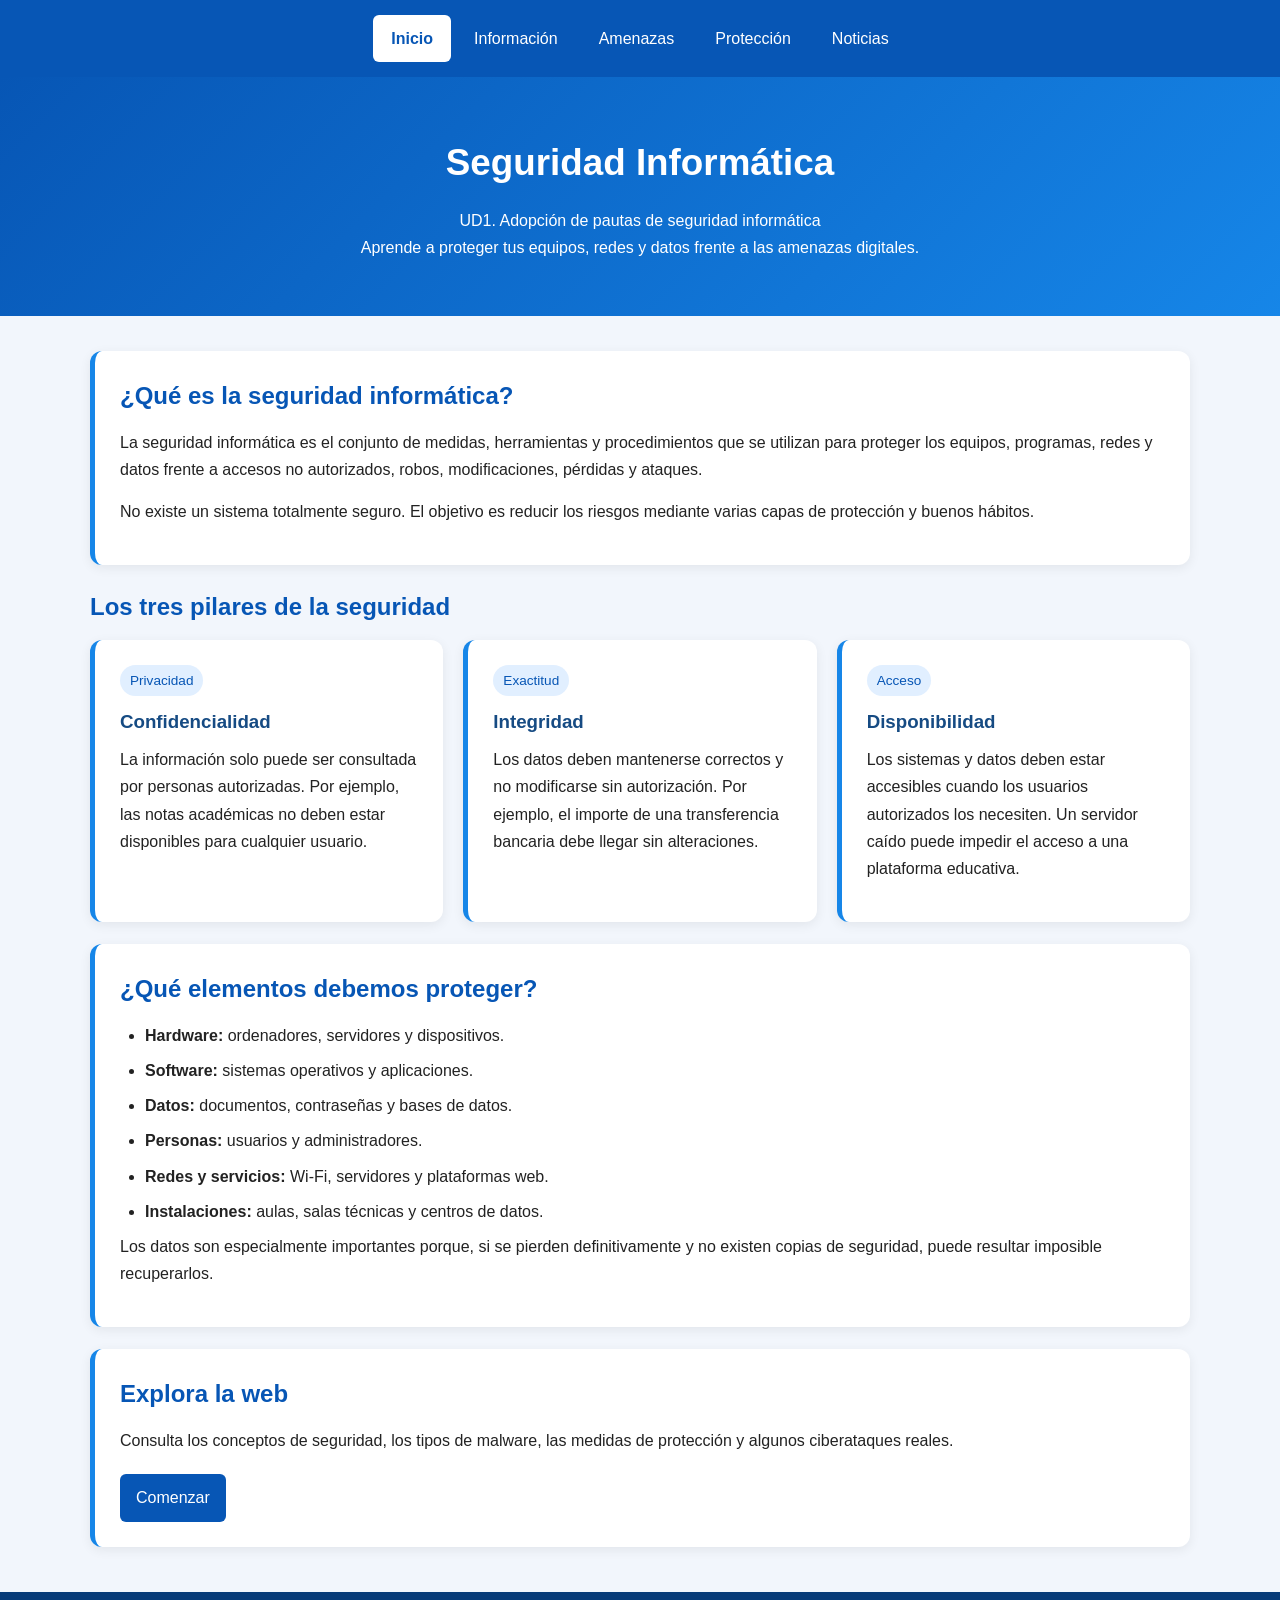
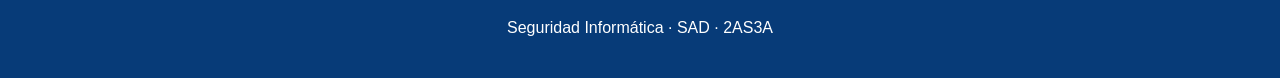
<file: SATweb/index.html>
<!DOCTYPE html>
<html lang="es">
<head>
    <meta charset="UTF-8">
    <meta name="viewport" content="width=device-width, initial-scale=1.0">
    <title>Inicio | Seguridad Informática</title>
    <link rel="stylesheet" href="style.css">
</head>
<body>

<nav class="navbar">
    <a href="index.html" class="activo">Inicio</a>
    <a href="informacion.html">Información</a>
    <a href="amenazas.html">Amenazas</a>
    <a href="proteccion.html">Protección</a>
    <a href="noticias.html">Noticias</a>
</nav>

<header class="hero">
    <h1>Seguridad Informática</h1>
    <p>UD1. Adopción de pautas de seguridad informática</p>
    <p>Aprende a proteger tus equipos, redes y datos frente a las amenazas digitales.</p>
</header>

<main class="contenedor">

    <section class="tarjeta">
        <h2>¿Qué es la seguridad informática?</h2>
        <p>
            La seguridad informática es el conjunto de medidas, herramientas
            y procedimientos que se utilizan para proteger los equipos,
            programas, redes y datos frente a accesos no autorizados,
            robos, modificaciones, pérdidas y ataques.
        </p>
        <p>
            No existe un sistema totalmente seguro. El objetivo es reducir
            los riesgos mediante varias capas de protección y buenos hábitos.
        </p>
    </section>

    <h2>Los tres pilares de la seguridad</h2>

    <div class="grid">
        <article class="tarjeta">
            <span class="etiqueta">Privacidad</span>
            <h3>Confidencialidad</h3>
            <p>
                La información solo puede ser consultada por personas
                autorizadas. Por ejemplo, las notas académicas no deben
                estar disponibles para cualquier usuario.
            </p>
        </article>

        <article class="tarjeta">
            <span class="etiqueta">Exactitud</span>
            <h3>Integridad</h3>
            <p>
                Los datos deben mantenerse correctos y no modificarse
                sin autorización. Por ejemplo, el importe de una transferencia
                bancaria debe llegar sin alteraciones.
            </p>
        </article>

        <article class="tarjeta">
            <span class="etiqueta">Acceso</span>
            <h3>Disponibilidad</h3>
            <p>
                Los sistemas y datos deben estar accesibles cuando los
                usuarios autorizados los necesiten. Un servidor caído
                puede impedir el acceso a una plataforma educativa.
            </p>
        </article>
    </div>

    <section class="tarjeta">
        <h2>¿Qué elementos debemos proteger?</h2>
        <ul>
            <li><strong>Hardware:</strong> ordenadores, servidores y dispositivos.</li>
            <li><strong>Software:</strong> sistemas operativos y aplicaciones.</li>
            <li><strong>Datos:</strong> documentos, contraseñas y bases de datos.</li>
            <li><strong>Personas:</strong> usuarios y administradores.</li>
            <li><strong>Redes y servicios:</strong> Wi-Fi, servidores y plataformas web.</li>
            <li><strong>Instalaciones:</strong> aulas, salas técnicas y centros de datos.</li>
        </ul>
        <p>
            Los datos son especialmente importantes porque, si se pierden
            definitivamente y no existen copias de seguridad, puede resultar
            imposible recuperarlos.
        </p>
    </section>

    <section class="tarjeta">
        <h2>Explora la web</h2>
        <p>Consulta los conceptos de seguridad, los tipos de malware, las medidas de protección y algunos ciberataques reales.</p>
        <a class="boton" href="informacion.html">Comenzar</a>
    </section>

</main>

<footer>
    <p>Seguridad Informática · SAD · 2AS3A</p>
</footer>

</body>
</html>
</file>
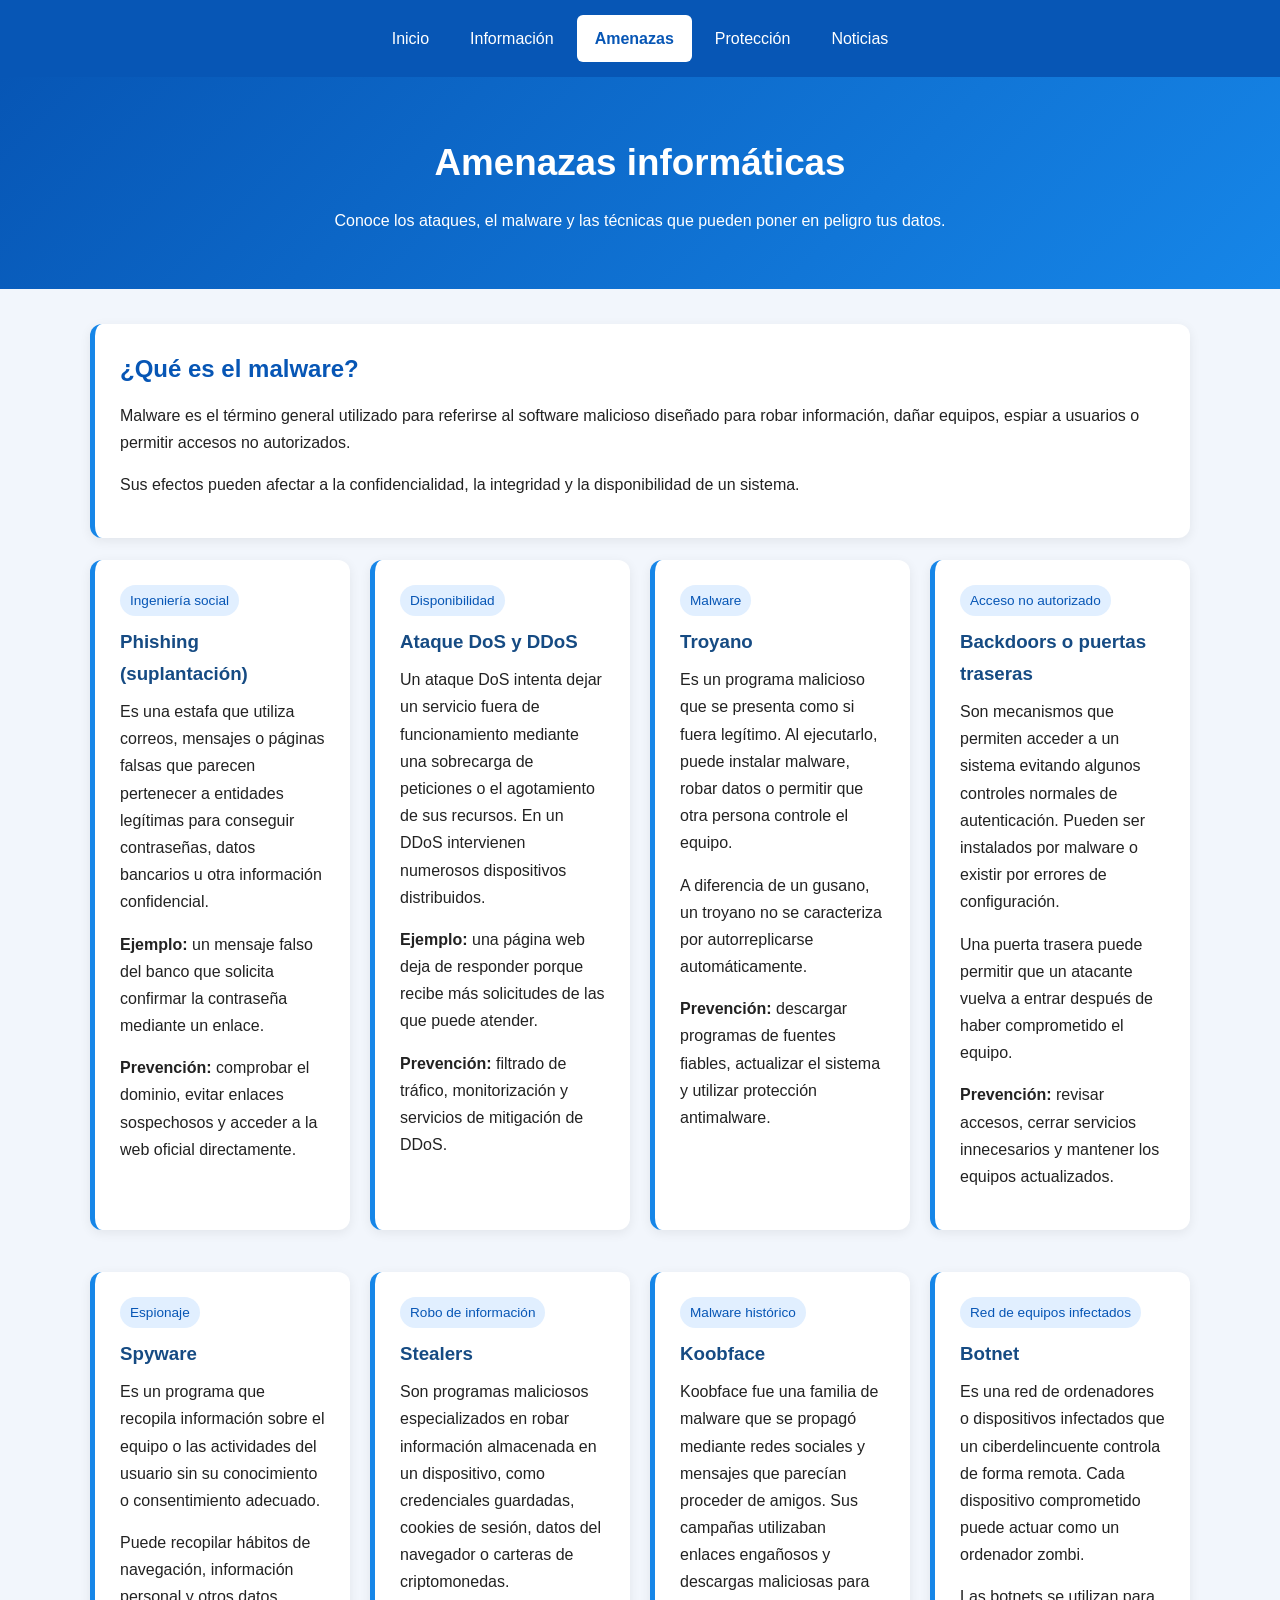
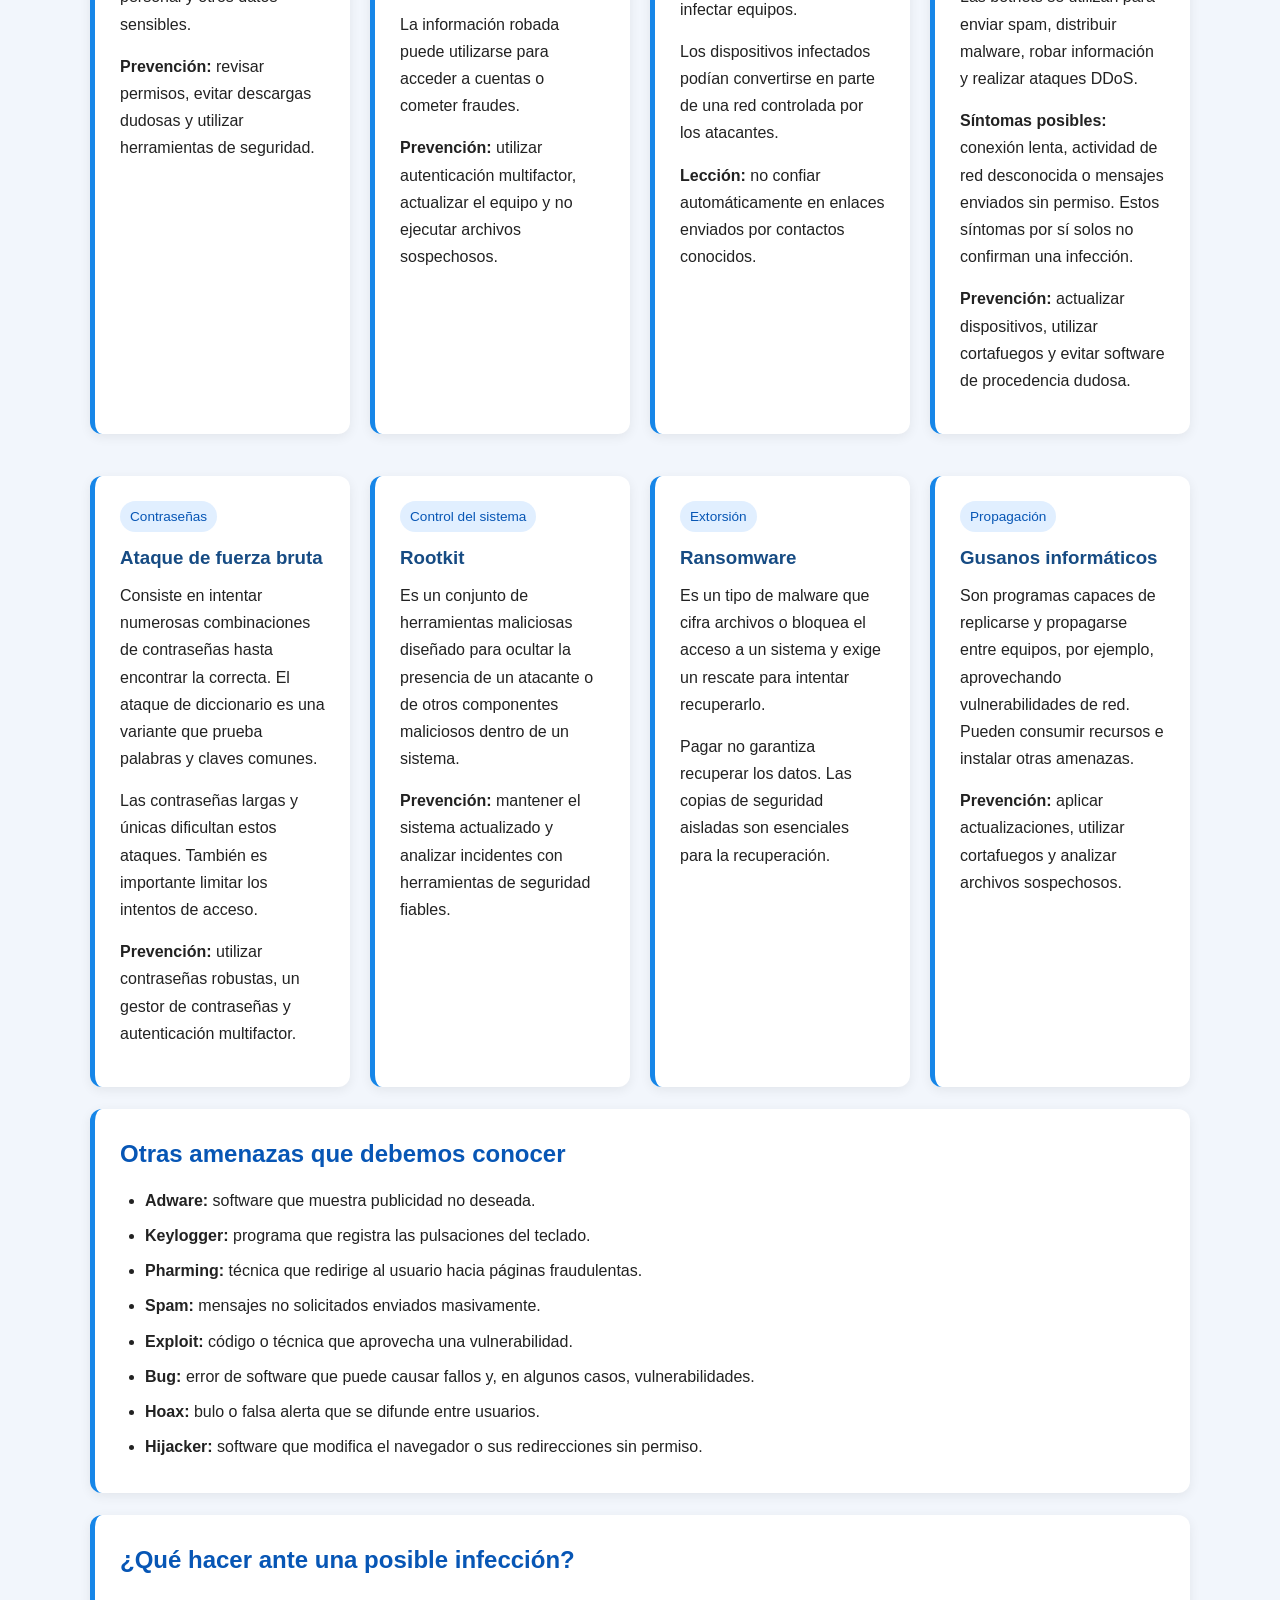
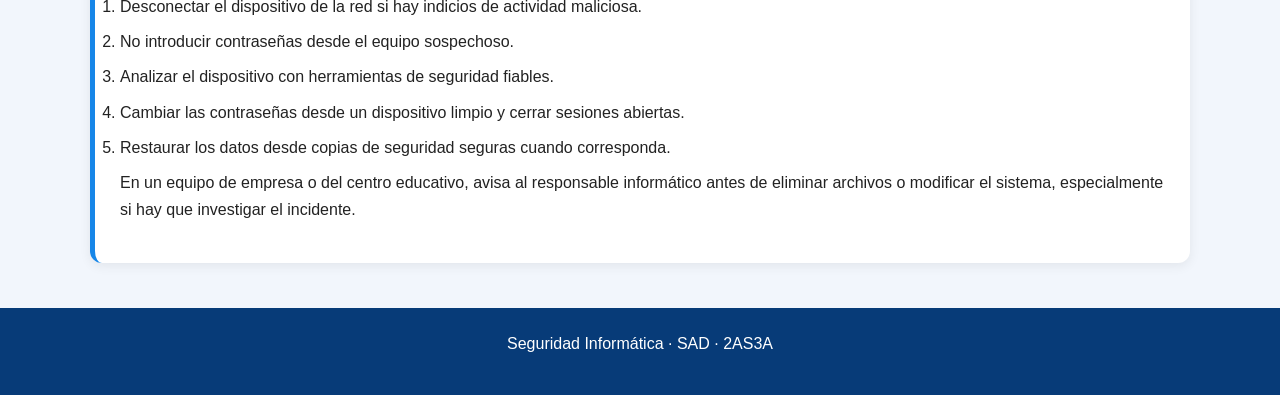
<file: SATweb/amenazas.html>
<!DOCTYPE html>
<html lang="es">
<head>
    <meta charset="UTF-8">
    <meta name="viewport" content="width=device-width, initial-scale=1.0">
    <title>Amenazas | Seguridad Informática</title>
    <link rel="stylesheet" href="style.css">
</head>
<body>

<nav class="navbar">
    <a href="index.html">Inicio</a>
    <a href="informacion.html">Información</a>
    <a href="amenazas.html" class="activo">Amenazas</a>
    <a href="proteccion.html">Protección</a>
    <a href="noticias.html">Noticias</a>
</nav>

<header class="hero">
    <h1>Amenazas informáticas</h1>
    <p>Conoce los ataques, el malware y las técnicas que pueden poner en peligro tus datos.</p>
</header>

<main class="contenedor">

    <section class="tarjeta">
        <h2>¿Qué es el malware?</h2>
        <p>
            Malware es el término general utilizado para referirse al software
            malicioso diseñado para robar información, dañar equipos, espiar
            a usuarios o permitir accesos no autorizados.
        </p>
        <p>
            Sus efectos pueden afectar a la confidencialidad, la integridad
            y la disponibilidad de un sistema.
        </p>
    </section>

    <div class="grid">

        <article class="tarjeta">
            <span class="etiqueta">Ingeniería social</span>
            <h3>Phishing (suplantación)</h3>
            <p>
                Es una estafa que utiliza correos, mensajes o páginas falsas
                que parecen pertenecer a entidades legítimas para conseguir
                contraseñas, datos bancarios u otra información confidencial.
            </p>
            <p>
                <strong>Ejemplo:</strong> un mensaje falso del banco que solicita
                confirmar la contraseña mediante un enlace.
            </p>
            <p><strong>Prevención:</strong> comprobar el dominio, evitar enlaces sospechosos y acceder a la web oficial directamente.</p>
        </article>

        <article class="tarjeta">
            <span class="etiqueta">Disponibilidad</span>
            <h3>Ataque DoS y DDoS</h3>
            <p>
                Un ataque DoS intenta dejar un servicio fuera de funcionamiento
                mediante una sobrecarga de peticiones o el agotamiento de sus
                recursos. En un DDoS intervienen numerosos dispositivos
                distribuidos.
            </p>
            <p>
                <strong>Ejemplo:</strong> una página web deja de responder
                porque recibe más solicitudes de las que puede atender.
            </p>
            <p><strong>Prevención:</strong> filtrado de tráfico, monitorización y servicios de mitigación de DDoS.</p>
        </article>

        <article class="tarjeta">
            <span class="etiqueta">Malware</span>
            <h3>Troyano</h3>
            <p>
                Es un programa malicioso que se presenta como si fuera legítimo.
                Al ejecutarlo, puede instalar malware, robar datos o permitir
                que otra persona controle el equipo.
            </p>
            <p>
                A diferencia de un gusano, un troyano no se caracteriza por
                autorreplicarse automáticamente.
            </p>
            <p><strong>Prevención:</strong> descargar programas de fuentes fiables, actualizar el sistema y utilizar protección antimalware.</p>
        </article>

        <article class="tarjeta">
            <span class="etiqueta">Acceso no autorizado</span>
            <h3>Backdoors o puertas traseras</h3>
            <p>
                Son mecanismos que permiten acceder a un sistema evitando
                algunos controles normales de autenticación. Pueden ser
                instalados por malware o existir por errores de configuración.
            </p>
            <p>
                Una puerta trasera puede permitir que un atacante vuelva
                a entrar después de haber comprometido el equipo.
            </p>
            <p><strong>Prevención:</strong> revisar accesos, cerrar servicios innecesarios y mantener los equipos actualizados.</p>
        </article>

        <article class="tarjeta">
            <span class="etiqueta">Espionaje</span>
            <h3>Spyware</h3>
            <p>
                Es un programa que recopila información sobre el equipo o
                las actividades del usuario sin su conocimiento o
                consentimiento adecuado.
            </p>
            <p>
                Puede recopilar hábitos de navegación, información personal
                y otros datos sensibles.
            </p>
            <p><strong>Prevención:</strong> revisar permisos, evitar descargas dudosas y utilizar herramientas de seguridad.</p>
        </article>

        <article class="tarjeta">
            <span class="etiqueta">Robo de información</span>
            <h3>Stealers</h3>
            <p>
                Son programas maliciosos especializados en robar información
                almacenada en un dispositivo, como credenciales guardadas,
                cookies de sesión, datos del navegador o carteras de
                criptomonedas.
            </p>
            <p>
                La información robada puede utilizarse para acceder a cuentas
                o cometer fraudes.
            </p>
            <p><strong>Prevención:</strong> utilizar autenticación multifactor, actualizar el equipo y no ejecutar archivos sospechosos.</p>
        </article>

        <article class="tarjeta">
            <span class="etiqueta">Malware histórico</span>
            <h3>Koobface</h3>
            <p>
                Koobface fue una familia de malware que se propagó mediante
                redes sociales y mensajes que parecían proceder de amigos.
                Sus campañas utilizaban enlaces engañosos y descargas
                maliciosas para infectar equipos.
            </p>
            <p>
                Los dispositivos infectados podían convertirse en parte
                de una red controlada por los atacantes.
            </p>
            <p><strong>Lección:</strong> no confiar automáticamente en enlaces enviados por contactos conocidos.</p>
        </article>

        <article class="tarjeta">
            <span class="etiqueta">Red de equipos infectados</span>
            <h3>Botnet</h3>
            <p>
                Es una red de ordenadores o dispositivos infectados que
                un ciberdelincuente controla de forma remota. Cada dispositivo
                comprometido puede actuar como un ordenador zombi.
            </p>
            <p>
                Las botnets se utilizan para enviar spam, distribuir malware,
                robar información y realizar ataques DDoS.
            </p>
            <p>
                <strong>Síntomas posibles:</strong> conexión lenta, actividad
                de red desconocida o mensajes enviados sin permiso. Estos
                síntomas por sí solos no confirman una infección.
            </p>
            <p><strong>Prevención:</strong> actualizar dispositivos, utilizar cortafuegos y evitar software de procedencia dudosa.</p>
        </article>

        <article class="tarjeta">
            <span class="etiqueta">Contraseñas</span>
            <h3>Ataque de fuerza bruta</h3>
            <p>
                Consiste en intentar numerosas combinaciones de contraseñas
                hasta encontrar la correcta. El ataque de diccionario es
                una variante que prueba palabras y claves comunes.
            </p>
            <p>
                Las contraseñas largas y únicas dificultan estos ataques.
                También es importante limitar los intentos de acceso.
            </p>
            <p><strong>Prevención:</strong> utilizar contraseñas robustas, un gestor de contraseñas y autenticación multifactor.</p>
        </article>

        <article class="tarjeta">
            <span class="etiqueta">Control del sistema</span>
            <h3>Rootkit</h3>
            <p>
                Es un conjunto de herramientas maliciosas diseñado para
                ocultar la presencia de un atacante o de otros componentes
                maliciosos dentro de un sistema.
            </p>
            <p><strong>Prevención:</strong> mantener el sistema actualizado y analizar incidentes con herramientas de seguridad fiables.</p>
        </article>

        <article class="tarjeta">
            <span class="etiqueta">Extorsión</span>
            <h3>Ransomware</h3>
            <p>
                Es un tipo de malware que cifra archivos o bloquea el acceso
                a un sistema y exige un rescate para intentar recuperarlo.
            </p>
            <p>
                Pagar no garantiza recuperar los datos. Las copias de
                seguridad aisladas son esenciales para la recuperación.
            </p>
        </article>

        <article class="tarjeta">
            <span class="etiqueta">Propagación</span>
            <h3>Gusanos informáticos</h3>
            <p>
                Son programas capaces de replicarse y propagarse entre
                equipos, por ejemplo, aprovechando vulnerabilidades de red.
                Pueden consumir recursos e instalar otras amenazas.
            </p>
            <p><strong>Prevención:</strong> aplicar actualizaciones, utilizar cortafuegos y analizar archivos sospechosos.</p>
        </article>

    </div>

    <section class="tarjeta">
        <h2>Otras amenazas que debemos conocer</h2>
        <ul>
            <li><strong>Adware:</strong> software que muestra publicidad no deseada.</li>
            <li><strong>Keylogger:</strong> programa que registra las pulsaciones del teclado.</li>
            <li><strong>Pharming:</strong> técnica que redirige al usuario hacia páginas fraudulentas.</li>
            <li><strong>Spam:</strong> mensajes no solicitados enviados masivamente.</li>
            <li><strong>Exploit:</strong> código o técnica que aprovecha una vulnerabilidad.</li>
            <li><strong>Bug:</strong> error de software que puede causar fallos y, en algunos casos, vulnerabilidades.</li>
            <li><strong>Hoax:</strong> bulo o falsa alerta que se difunde entre usuarios.</li>
            <li><strong>Hijacker:</strong> software que modifica el navegador o sus redirecciones sin permiso.</li>
        </ul>
    </section>

    <section class="tarjeta">
        <h2>¿Qué hacer ante una posible infección?</h2>
        <ol>
            <li>Desconectar el dispositivo de la red si hay indicios de actividad maliciosa.</li>
            <li>No introducir contraseñas desde el equipo sospechoso.</li>
            <li>Analizar el dispositivo con herramientas de seguridad fiables.</li>
            <li>Cambiar las contraseñas desde un dispositivo limpio y cerrar sesiones abiertas.</li>
            <li>Restaurar los datos desde copias de seguridad seguras cuando corresponda.</li>
        </ol>
        <p>
            En un equipo de empresa o del centro educativo, avisa al
            responsable informático antes de eliminar archivos o modificar
            el sistema, especialmente si hay que investigar el incidente.
        </p>
    </section>

</main>

<footer>
    <p>Seguridad Informática · SAD · 2AS3A</p>
</footer>

</body>
</html>
</file>
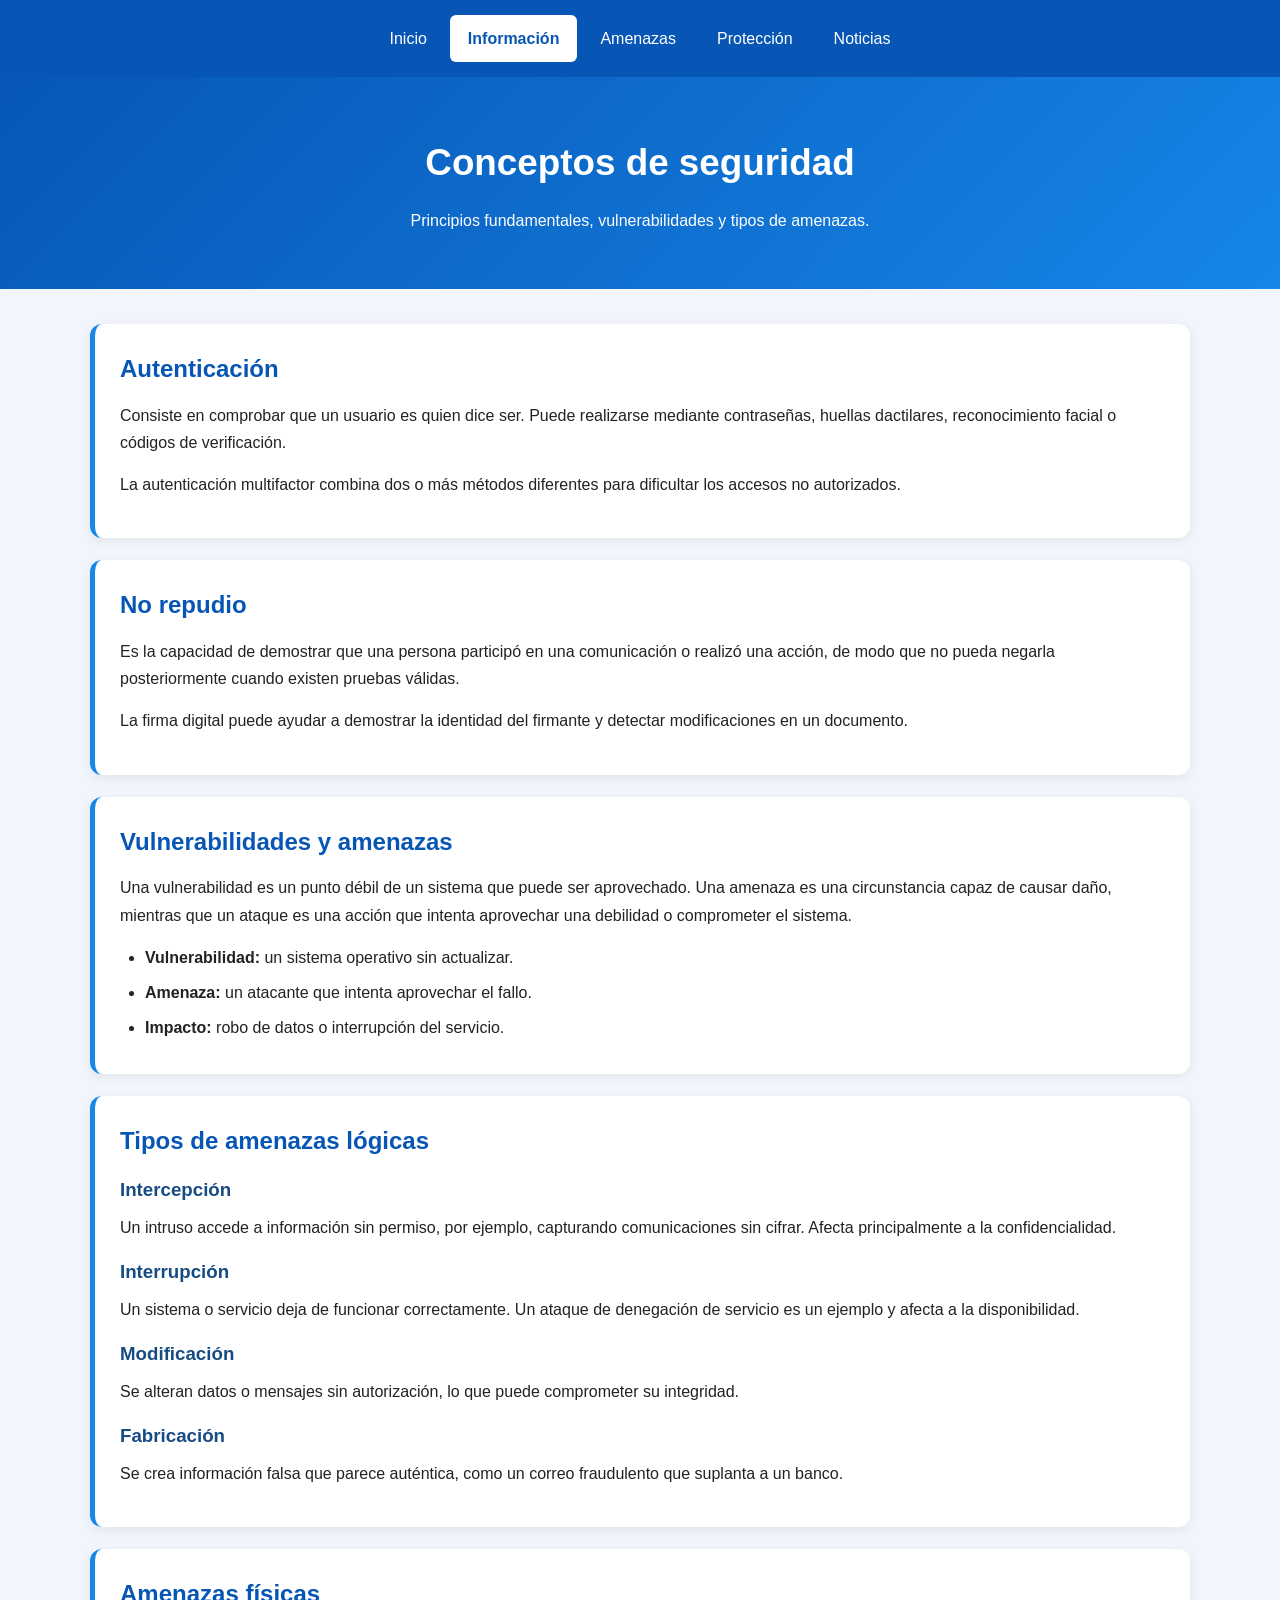
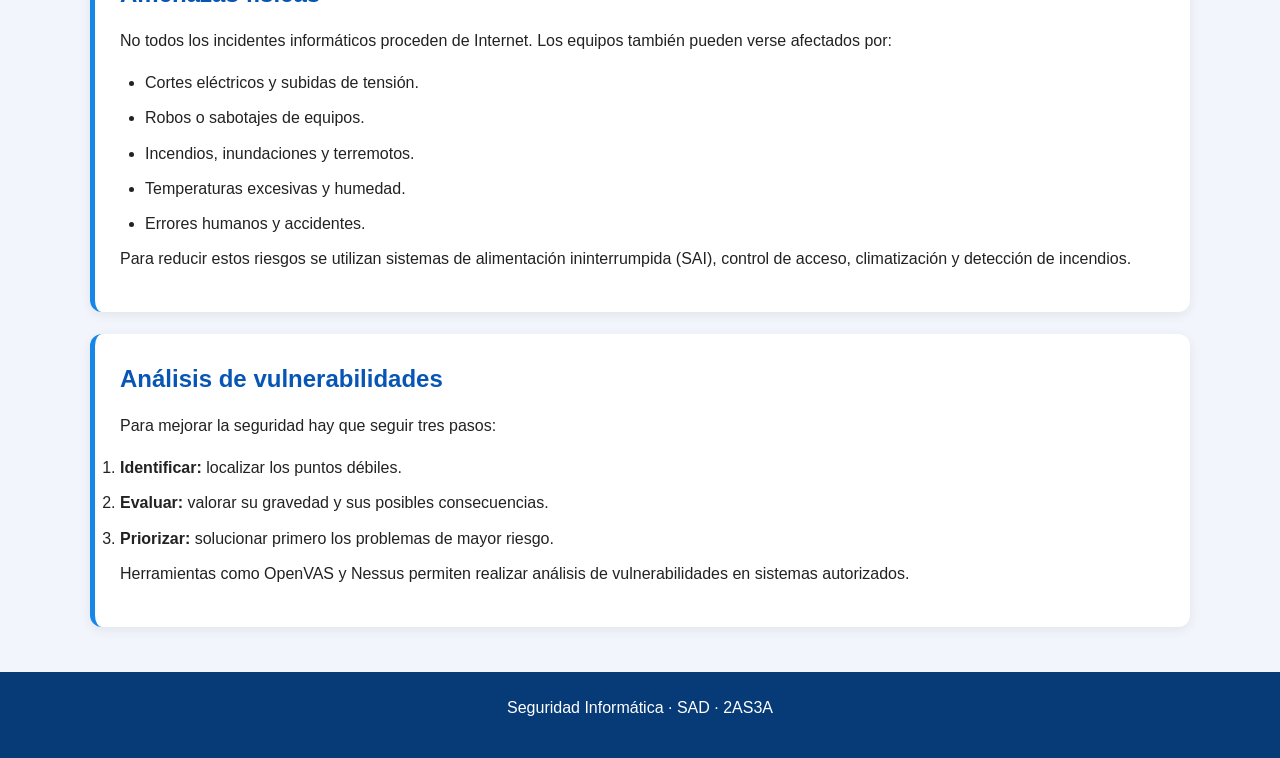
<file: SATweb/informacion.html>
<!DOCTYPE html>
<html lang="es">
<head>
    <meta charset="UTF-8">
    <meta name="viewport" content="width=device-width, initial-scale=1.0">
    <title>Información | Seguridad Informática</title>
    <link rel="stylesheet" href="style.css">
</head>
<body>

<nav class="navbar">
    <a href="index.html">Inicio</a>
    <a href="informacion.html" class="activo">Información</a>
    <a href="amenazas.html">Amenazas</a>
    <a href="proteccion.html">Protección</a>
    <a href="noticias.html">Noticias</a>
</nav>

<header class="hero">
    <h1>Conceptos de seguridad</h1>
    <p>Principios fundamentales, vulnerabilidades y tipos de amenazas.</p>
</header>

<main class="contenedor">

    <section class="tarjeta">
        <h2>Autenticación</h2>
        <p>
            Consiste en comprobar que un usuario es quien dice ser.
            Puede realizarse mediante contraseñas, huellas dactilares,
            reconocimiento facial o códigos de verificación.
        </p>
        <p>
            La autenticación multifactor combina dos o más métodos
            diferentes para dificultar los accesos no autorizados.
        </p>
    </section>

    <section class="tarjeta">
        <h2>No repudio</h2>
        <p>
            Es la capacidad de demostrar que una persona participó en una
            comunicación o realizó una acción, de modo que no pueda negarla
            posteriormente cuando existen pruebas válidas.
        </p>
        <p>
            La firma digital puede ayudar a demostrar la identidad del
            firmante y detectar modificaciones en un documento.
        </p>
    </section>

    <section class="tarjeta">
        <h2>Vulnerabilidades y amenazas</h2>
        <p>
            Una vulnerabilidad es un punto débil de un sistema que puede
            ser aprovechado. Una amenaza es una circunstancia capaz de
            causar daño, mientras que un ataque es una acción que intenta
            aprovechar una debilidad o comprometer el sistema.
        </p>
        <ul>
            <li><strong>Vulnerabilidad:</strong> un sistema operativo sin actualizar.</li>
            <li><strong>Amenaza:</strong> un atacante que intenta aprovechar el fallo.</li>
            <li><strong>Impacto:</strong> robo de datos o interrupción del servicio.</li>
        </ul>
    </section>

    <section class="tarjeta">
        <h2>Tipos de amenazas lógicas</h2>

        <h3>Intercepción</h3>
        <p>
            Un intruso accede a información sin permiso, por ejemplo,
            capturando comunicaciones sin cifrar. Afecta principalmente
            a la confidencialidad.
        </p>

        <h3>Interrupción</h3>
        <p>
            Un sistema o servicio deja de funcionar correctamente.
            Un ataque de denegación de servicio es un ejemplo y afecta
            a la disponibilidad.
        </p>

        <h3>Modificación</h3>
        <p>
            Se alteran datos o mensajes sin autorización, lo que puede
            comprometer su integridad.
        </p>

        <h3>Fabricación</h3>
        <p>
            Se crea información falsa que parece auténtica, como un correo
            fraudulento que suplanta a un banco.
        </p>
    </section>

    <section class="tarjeta">
        <h2>Amenazas físicas</h2>
        <p>
            No todos los incidentes informáticos proceden de Internet.
            Los equipos también pueden verse afectados por:
        </p>
        <ul>
            <li>Cortes eléctricos y subidas de tensión.</li>
            <li>Robos o sabotajes de equipos.</li>
            <li>Incendios, inundaciones y terremotos.</li>
            <li>Temperaturas excesivas y humedad.</li>
            <li>Errores humanos y accidentes.</li>
        </ul>
        <p>
            Para reducir estos riesgos se utilizan sistemas de alimentación
            ininterrumpida (SAI), control de acceso, climatización y detección
            de incendios.
        </p>
    </section>

    <section class="tarjeta">
        <h2>Análisis de vulnerabilidades</h2>
        <p>Para mejorar la seguridad hay que seguir tres pasos:</p>
        <ol>
            <li><strong>Identificar:</strong> localizar los puntos débiles.</li>
            <li><strong>Evaluar:</strong> valorar su gravedad y sus posibles consecuencias.</li>
            <li><strong>Priorizar:</strong> solucionar primero los problemas de mayor riesgo.</li>
        </ol>
        <p>
            Herramientas como OpenVAS y Nessus permiten realizar análisis
            de vulnerabilidades en sistemas autorizados.
        </p>
    </section>

</main>

<footer>
    <p>Seguridad Informática · SAD · 2AS3A</p>
</footer>

</body>
</html>
</file>
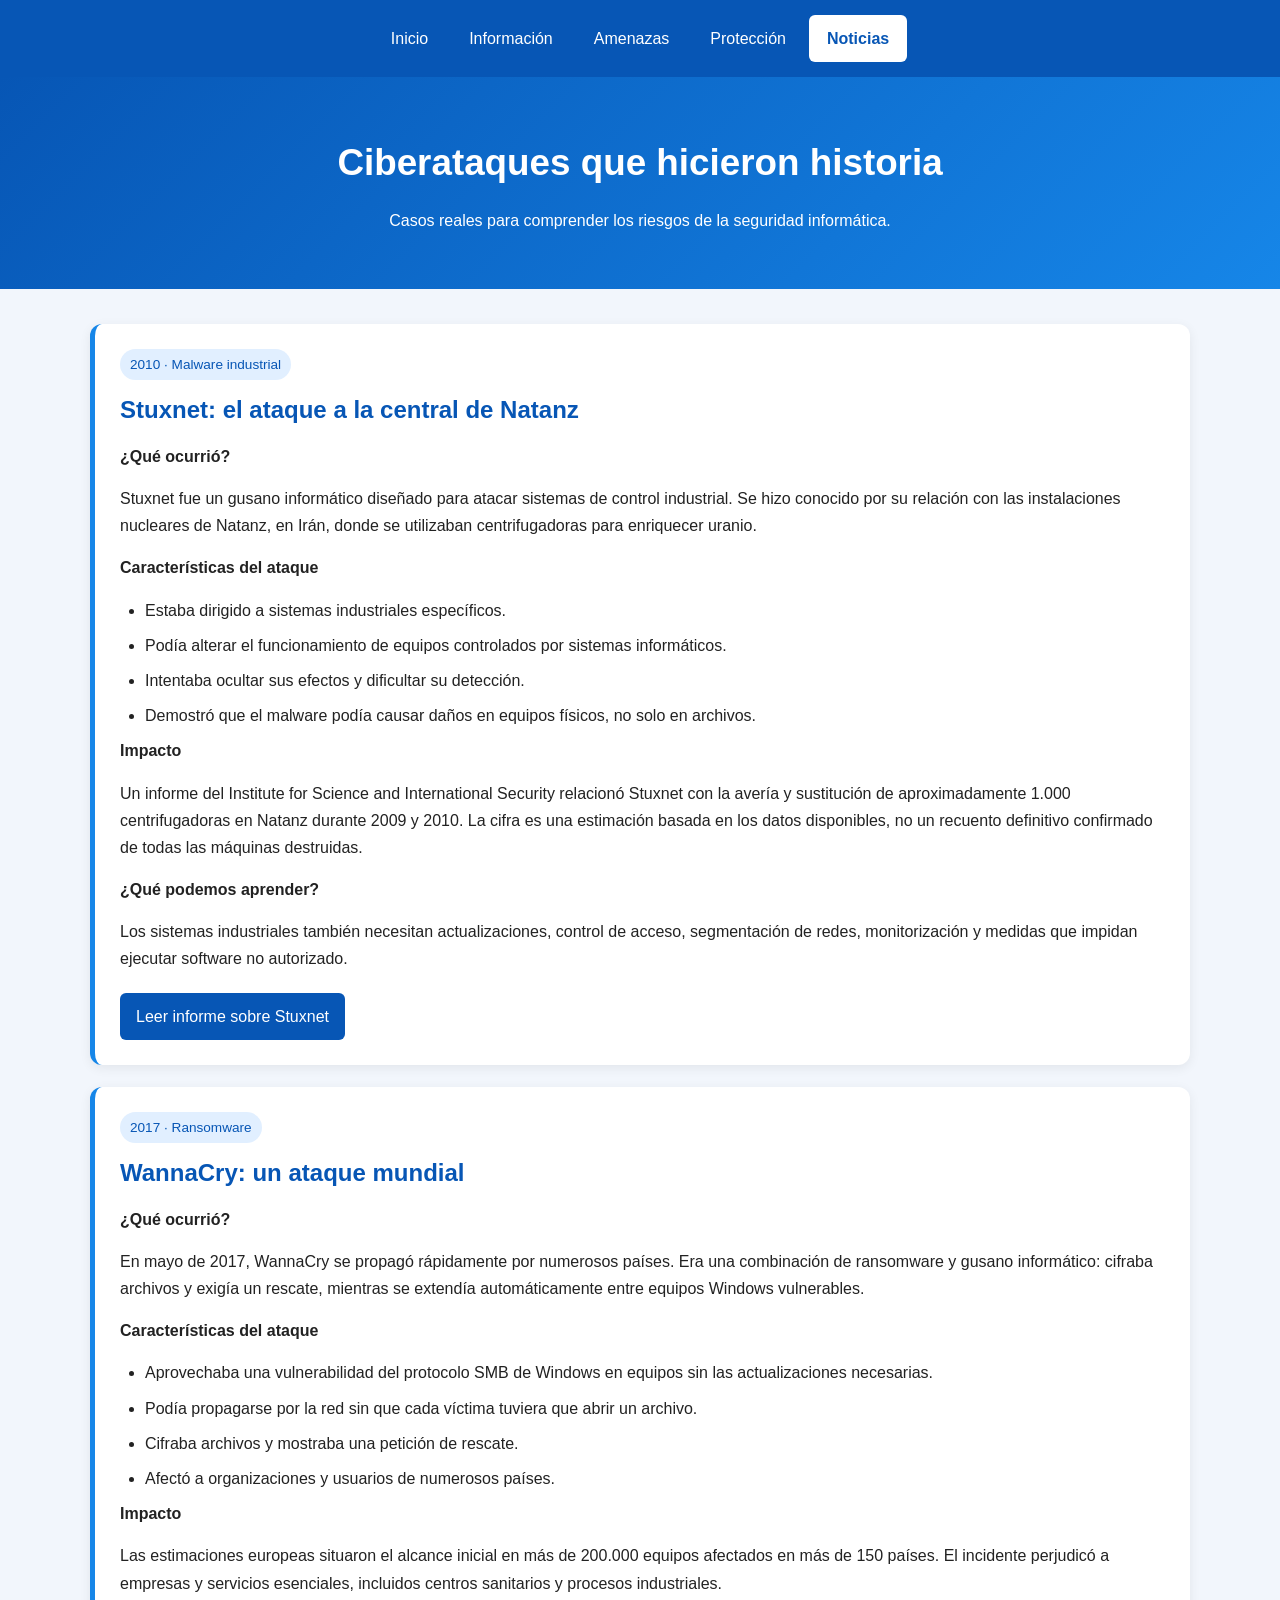
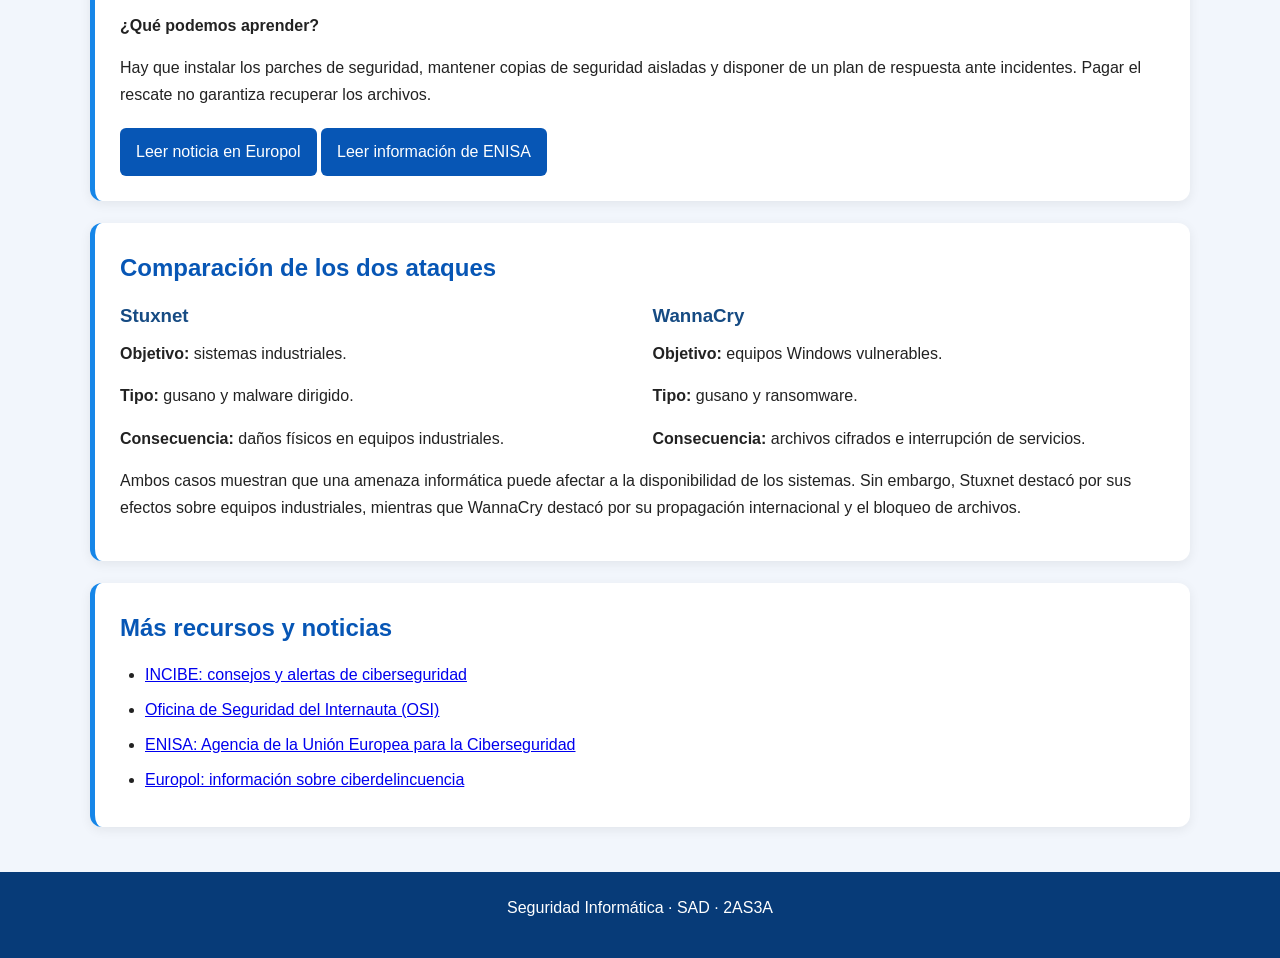
<file: SATweb/noticias.html>
<!DOCTYPE html>
<html lang="es">
<head>
    <meta charset="UTF-8">
    <meta name="viewport" content="width=device-width, initial-scale=1.0">
    <title>Noticias | Seguridad Informática</title>
    <link rel="stylesheet" href="style.css">
</head>
<body>

<nav class="navbar">
    <a href="index.html">Inicio</a>
    <a href="informacion.html">Información</a>
    <a href="amenazas.html">Amenazas</a>
    <a href="proteccion.html">Protección</a>
    <a href="noticias.html" class="activo">Noticias</a>
</nav>

<header class="hero">
    <h1>Ciberataques que hicieron historia</h1>
    <p>Casos reales para comprender los riesgos de la seguridad informática.</p>
</header>

<main class="contenedor">

    <section class="tarjeta">
        <span class="etiqueta">2010 · Malware industrial</span>
        <h2>Stuxnet: el ataque a la central de Natanz</h2>

        <p><strong>¿Qué ocurrió?</strong></p>
        <p>
            Stuxnet fue un gusano informático diseñado para atacar sistemas
            de control industrial. Se hizo conocido por su relación con
            las instalaciones nucleares de Natanz, en Irán, donde se
            utilizaban centrifugadoras para enriquecer uranio.
        </p>

        <p><strong>Características del ataque</strong></p>
        <ul>
            <li>Estaba dirigido a sistemas industriales específicos.</li>
            <li>Podía alterar el funcionamiento de equipos controlados por sistemas informáticos.</li>
            <li>Intentaba ocultar sus efectos y dificultar su detección.</li>
            <li>Demostró que el malware podía causar daños en equipos físicos, no solo en archivos.</li>
        </ul>

        <p><strong>Impacto</strong></p>
        <p>
            Un informe del Institute for Science and International Security
            relacionó Stuxnet con la avería y sustitución de aproximadamente
            1.000 centrifugadoras en Natanz durante 2009 y 2010. La cifra
            es una estimación basada en los datos disponibles, no un recuento
            definitivo confirmado de todas las máquinas destruidas.
        </p>

        <p><strong>¿Qué podemos aprender?</strong></p>
        <p>
            Los sistemas industriales también necesitan actualizaciones,
            control de acceso, segmentación de redes, monitorización y
            medidas que impidan ejecutar software no autorizado.
        </p>

        <a class="boton"
           href="https://isis-online.org/isis-reports/did-stuxnet-take-out-1000-centrifuges-at-the-natanz-enrichment-plant/"
           target="_blank" rel="noopener noreferrer">
            Leer informe sobre Stuxnet
        </a>
    </section>

    <section class="tarjeta">
        <span class="etiqueta">2017 · Ransomware</span>
        <h2>WannaCry: un ataque mundial</h2>

        <p><strong>¿Qué ocurrió?</strong></p>
        <p>
            En mayo de 2017, WannaCry se propagó rápidamente por numerosos
            países. Era una combinación de ransomware y gusano informático:
            cifraba archivos y exigía un rescate, mientras se extendía
            automáticamente entre equipos Windows vulnerables.
        </p>

        <p><strong>Características del ataque</strong></p>
        <ul>
            <li>Aprovechaba una vulnerabilidad del protocolo SMB de Windows en equipos sin las actualizaciones necesarias.</li>
            <li>Podía propagarse por la red sin que cada víctima tuviera que abrir un archivo.</li>
            <li>Cifraba archivos y mostraba una petición de rescate.</li>
            <li>Afectó a organizaciones y usuarios de numerosos países.</li>
        </ul>

        <p><strong>Impacto</strong></p>
        <p>
            Las estimaciones europeas situaron el alcance inicial en más
            de 200.000 equipos afectados en más de 150 países. El incidente
            perjudicó a empresas y servicios esenciales, incluidos centros
            sanitarios y procesos industriales.
        </p>

        <p><strong>¿Qué podemos aprender?</strong></p>
        <p>
            Hay que instalar los parches de seguridad, mantener copias
            de seguridad aisladas y disponer de un plan de respuesta
            ante incidentes. Pagar el rescate no garantiza recuperar
            los archivos.
        </p>

        <a class="boton"
           href="https://www.europol.europa.eu/wannacry-ransomware"
           target="_blank" rel="noopener noreferrer">
            Leer noticia en Europol
        </a>

        <a class="boton"
           href="https://www.enisa.europa.eu/news/enisa-news/wannacry-ransomware-first-ever-case-of-cyber-cooperation-at-eu-level"
           target="_blank" rel="noopener noreferrer">
            Leer información de ENISA
        </a>
    </section>

    <section class="tarjeta">
        <h2>Comparación de los dos ataques</h2>

        <div class="grid">
            <article>
                <h3>Stuxnet</h3>
                <p><strong>Objetivo:</strong> sistemas industriales.</p>
                <p><strong>Tipo:</strong> gusano y malware dirigido.</p>
                <p><strong>Consecuencia:</strong> daños físicos en equipos industriales.</p>
            </article>

            <article>
                <h3>WannaCry</h3>
                <p><strong>Objetivo:</strong> equipos Windows vulnerables.</p>
                <p><strong>Tipo:</strong> gusano y ransomware.</p>
                <p><strong>Consecuencia:</strong> archivos cifrados e interrupción de servicios.</p>
            </article>
        </div>

        <p>
            Ambos casos muestran que una amenaza informática puede afectar
            a la disponibilidad de los sistemas. Sin embargo, Stuxnet destacó
            por sus efectos sobre equipos industriales, mientras que WannaCry
            destacó por su propagación internacional y el bloqueo de archivos.
        </p>
    </section>

    <section class="tarjeta">
        <h2>Más recursos y noticias</h2>
        <ul>
            <li>
                <a href="https://www.incibe.es/ciudadania" target="_blank" rel="noopener noreferrer">
                    INCIBE: consejos y alertas de ciberseguridad
                </a>
            </li>
            <li>
                <a href="https://www.osi.es/" target="_blank" rel="noopener noreferrer">
                    Oficina de Seguridad del Internauta (OSI)
                </a>
            </li>
            <li>
                <a href="https://www.enisa.europa.eu/" target="_blank" rel="noopener noreferrer">
                    ENISA: Agencia de la Unión Europea para la Ciberseguridad
                </a>
            </li>
            <li>
                <a href="https://www.europol.europa.eu/" target="_blank" rel="noopener noreferrer">
                    Europol: información sobre ciberdelincuencia
                </a>
            </li>
        </ul>
    </section>

</main>

<footer>
    <p>Seguridad Informática · SAD · 2AS3A</p>
</footer>

</body>
</html>
</file>
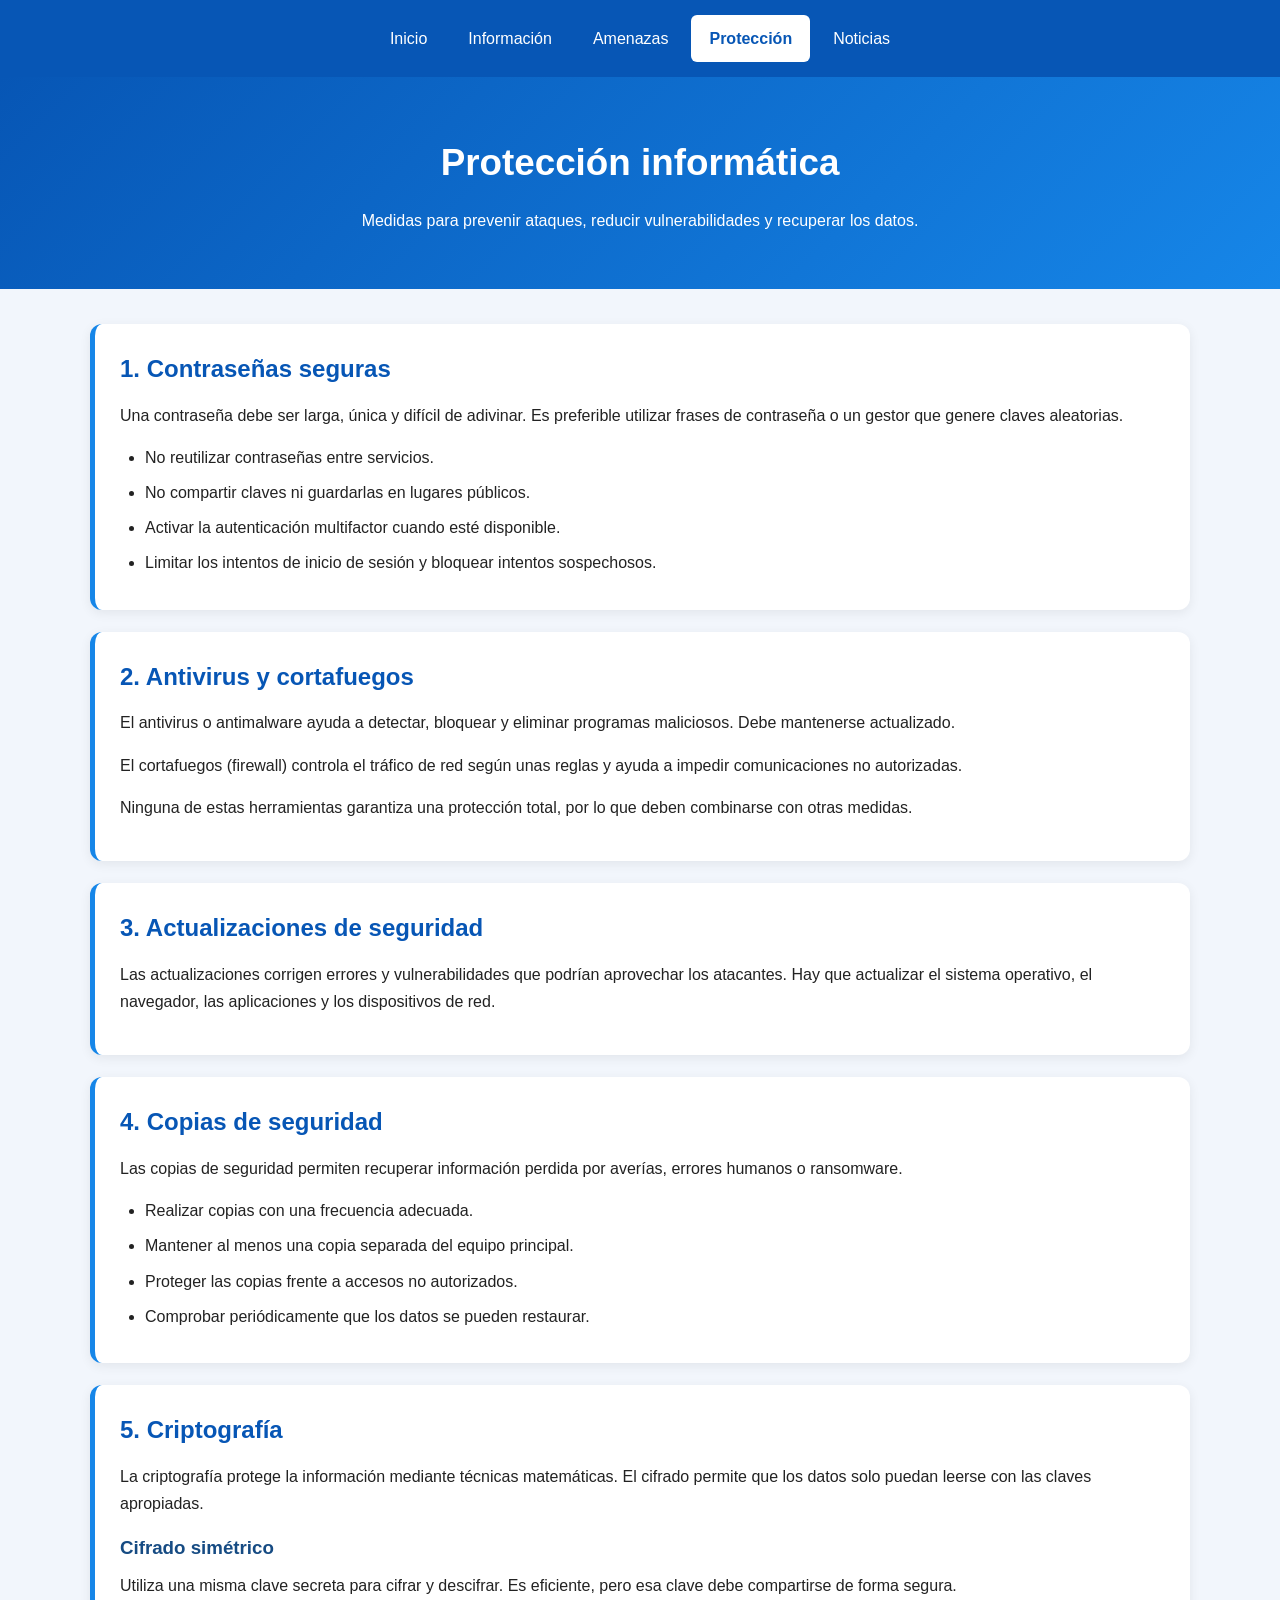
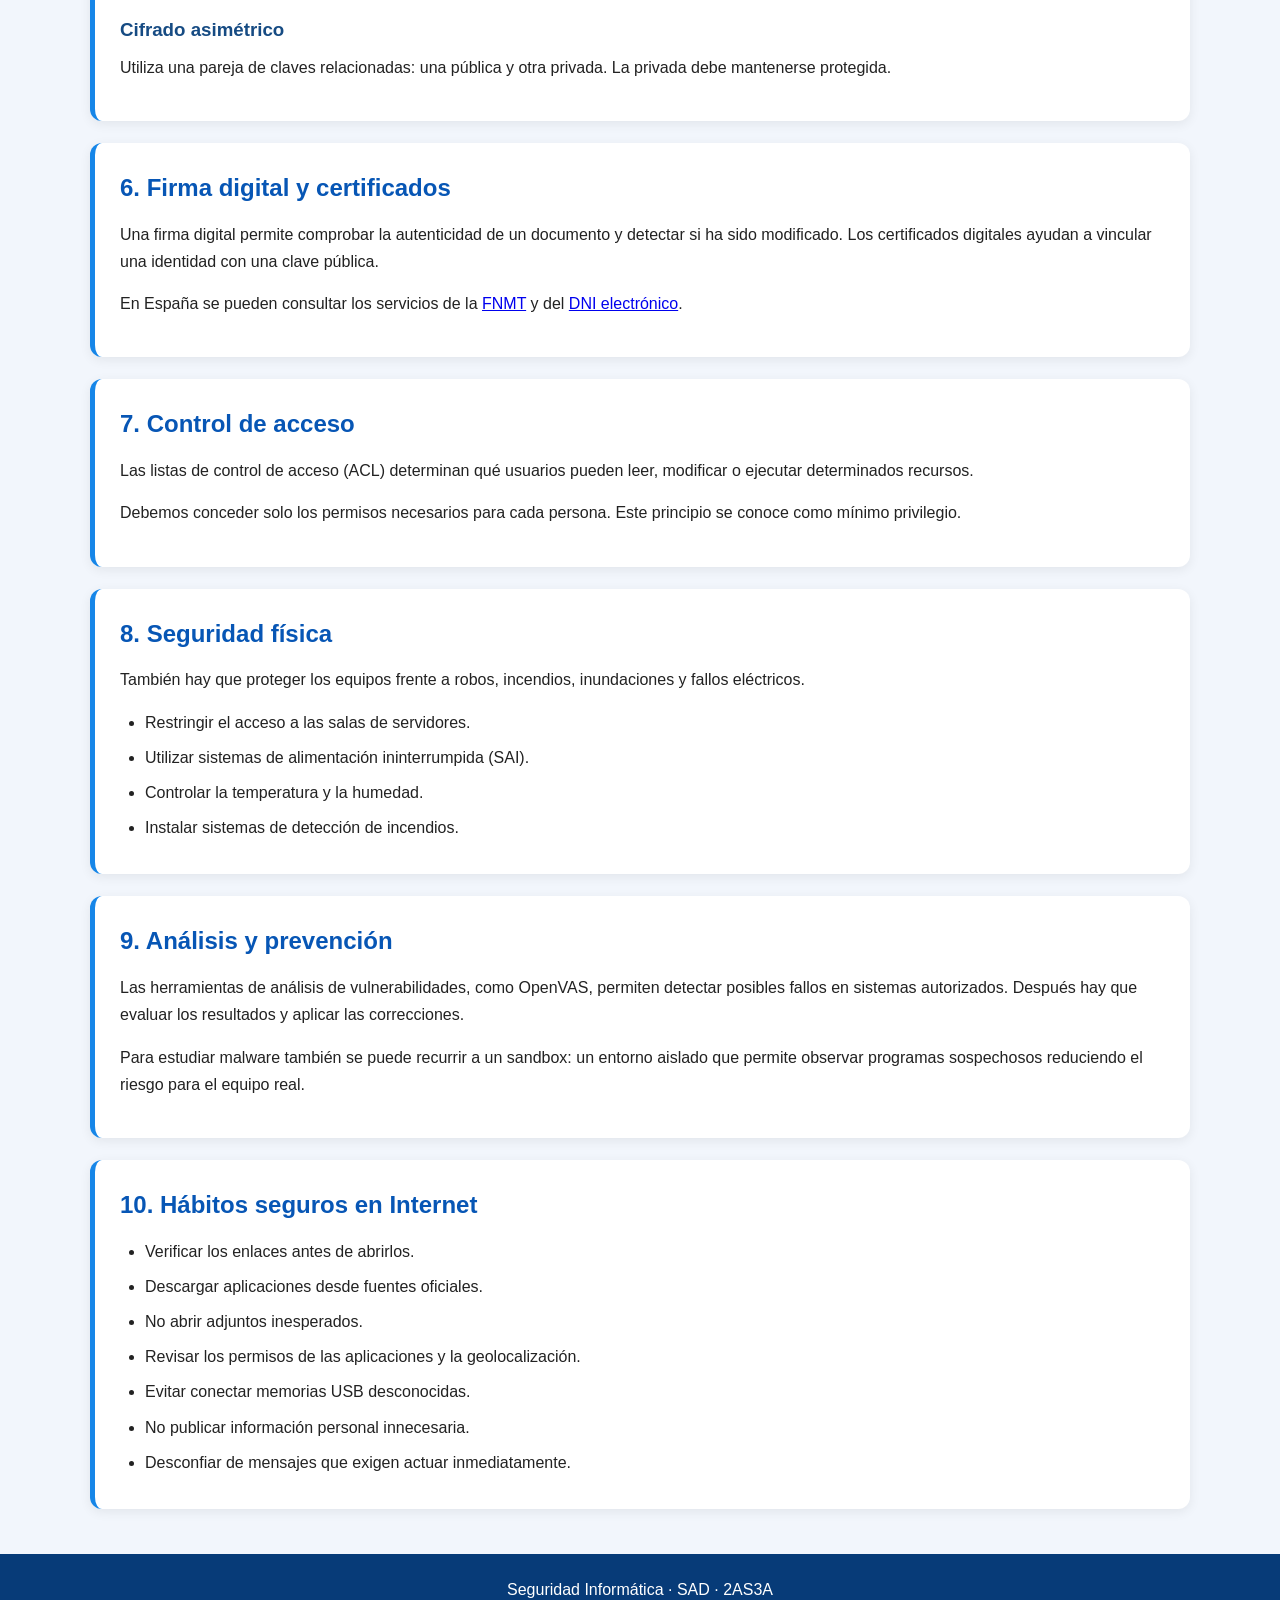
<file: SATweb/proteccion.html>
<!DOCTYPE html>
<html lang="es">
<head>
    <meta charset="UTF-8">
    <meta name="viewport" content="width=device-width, initial-scale=1.0">
    <title>Protección | Seguridad Informática</title>
    <link rel="stylesheet" href="style.css">
</head>
<body>

<nav class="navbar">
    <a href="index.html">Inicio</a>
    <a href="informacion.html">Información</a>
    <a href="amenazas.html">Amenazas</a>
    <a href="proteccion.html" class="activo">Protección</a>
    <a href="noticias.html">Noticias</a>
</nav>

<header class="hero">
    <h1>Protección informática</h1>
    <p>Medidas para prevenir ataques, reducir vulnerabilidades y recuperar los datos.</p>
</header>

<main class="contenedor">

    <section class="tarjeta">
        <h2>1. Contraseñas seguras</h2>
        <p>
            Una contraseña debe ser larga, única y difícil de adivinar.
            Es preferible utilizar frases de contraseña o un gestor que
            genere claves aleatorias.
        </p>
        <ul>
            <li>No reutilizar contraseñas entre servicios.</li>
            <li>No compartir claves ni guardarlas en lugares públicos.</li>
            <li>Activar la autenticación multifactor cuando esté disponible.</li>
            <li>Limitar los intentos de inicio de sesión y bloquear intentos sospechosos.</li>
        </ul>
    </section>

    <section class="tarjeta">
        <h2>2. Antivirus y cortafuegos</h2>
        <p>
            El antivirus o antimalware ayuda a detectar, bloquear y eliminar
            programas maliciosos. Debe mantenerse actualizado.
        </p>
        <p>
            El cortafuegos (firewall) controla el tráfico de red según unas
            reglas y ayuda a impedir comunicaciones no autorizadas.
        </p>
        <p>
            Ninguna de estas herramientas garantiza una protección total,
            por lo que deben combinarse con otras medidas.
        </p>
    </section>

    <section class="tarjeta">
        <h2>3. Actualizaciones de seguridad</h2>
        <p>
            Las actualizaciones corrigen errores y vulnerabilidades que
            podrían aprovechar los atacantes. Hay que actualizar el sistema
            operativo, el navegador, las aplicaciones y los dispositivos
            de red.
        </p>
    </section>

    <section class="tarjeta">
        <h2>4. Copias de seguridad</h2>
        <p>
            Las copias de seguridad permiten recuperar información perdida
            por averías, errores humanos o ransomware.
        </p>
        <ul>
            <li>Realizar copias con una frecuencia adecuada.</li>
            <li>Mantener al menos una copia separada del equipo principal.</li>
            <li>Proteger las copias frente a accesos no autorizados.</li>
            <li>Comprobar periódicamente que los datos se pueden restaurar.</li>
        </ul>
    </section>

    <section class="tarjeta">
        <h2>5. Criptografía</h2>
        <p>
            La criptografía protege la información mediante técnicas
            matemáticas. El cifrado permite que los datos solo puedan
            leerse con las claves apropiadas.
        </p>

        <h3>Cifrado simétrico</h3>
        <p>
            Utiliza una misma clave secreta para cifrar y descifrar.
            Es eficiente, pero esa clave debe compartirse de forma segura.
        </p>

        <h3>Cifrado asimétrico</h3>
        <p>
            Utiliza una pareja de claves relacionadas: una pública y otra
            privada. La privada debe mantenerse protegida.
        </p>
    </section>

    <section class="tarjeta">
        <h2>6. Firma digital y certificados</h2>
        <p>
            Una firma digital permite comprobar la autenticidad de un
            documento y detectar si ha sido modificado. Los certificados
            digitales ayudan a vincular una identidad con una clave pública.
        </p>
        <p>
            En España se pueden consultar los servicios de la
            <a href="https://www.sede.fnmt.gob.es/" target="_blank" rel="noopener noreferrer">FNMT</a>
            y del
            <a href="https://www.dnielectronico.es/" target="_blank" rel="noopener noreferrer">DNI electrónico</a>.
        </p>
    </section>

    <section class="tarjeta">
        <h2>7. Control de acceso</h2>
        <p>
            Las listas de control de acceso (ACL) determinan qué usuarios
            pueden leer, modificar o ejecutar determinados recursos.
        </p>
        <p>
            Debemos conceder solo los permisos necesarios para cada persona.
            Este principio se conoce como mínimo privilegio.
        </p>
    </section>

    <section class="tarjeta">
        <h2>8. Seguridad física</h2>
        <p>
            También hay que proteger los equipos frente a robos, incendios,
            inundaciones y fallos eléctricos.
        </p>
        <ul>
            <li>Restringir el acceso a las salas de servidores.</li>
            <li>Utilizar sistemas de alimentación ininterrumpida (SAI).</li>
            <li>Controlar la temperatura y la humedad.</li>
            <li>Instalar sistemas de detección de incendios.</li>
        </ul>
    </section>

    <section class="tarjeta">
        <h2>9. Análisis y prevención</h2>
        <p>
            Las herramientas de análisis de vulnerabilidades, como OpenVAS,
            permiten detectar posibles fallos en sistemas autorizados.
            Después hay que evaluar los resultados y aplicar las correcciones.
        </p>
        <p>
            Para estudiar malware también se puede recurrir a un sandbox:
            un entorno aislado que permite observar programas sospechosos
            reduciendo el riesgo para el equipo real.
        </p>
    </section>

    <section class="tarjeta">
        <h2>10. Hábitos seguros en Internet</h2>
        <ul>
            <li>Verificar los enlaces antes de abrirlos.</li>
            <li>Descargar aplicaciones desde fuentes oficiales.</li>
            <li>No abrir adjuntos inesperados.</li>
            <li>Revisar los permisos de las aplicaciones y la geolocalización.</li>
            <li>Evitar conectar memorias USB desconocidas.</li>
            <li>No publicar información personal innecesaria.</li>
            <li>Desconfiar de mensajes que exigen actuar inmediatamente.</li>
        </ul>
    </section>

</main>

<footer>
    <p>Seguridad Informática · SAD · 2AS3A</p>
</footer>

</body>
</html>
</file>
<file: SATweb/style.css>
* {
    margin: 0;
    padding: 0;
    box-sizing: border-box;
}

html {
    scroll-behavior: smooth;
}

body {
    font-family: Arial, sans-serif;
    background-color: #f2f6fc;
    color: #222;
    line-height: 1.7;
}

.navbar {
    width: 100%;
    background-color: #0756b5;
    display: flex;
    justify-content: center;
    align-items: center;
    flex-wrap: wrap;
    gap: 5px;
    padding: 15px 20px;
    box-shadow: 0 4px 10px rgba(0, 0, 0, 0.15);
}

.navbar a {
    color: white;
    text-decoration: none;
    padding: 10px 18px;
    border-radius: 6px;
    transition: background-color 0.3s;
}

.navbar a:hover {
    background-color: #003d85;
}

.navbar a.activo {
    background-color: white;
    color: #0756b5;
    font-weight: bold;
}

.hero {
    background: linear-gradient(135deg, #0756b5, #1686e8);
    color: white;
    text-align: center;
    padding: 55px 20px;
}

.hero h1 {
    font-size: 2.3rem;
    margin-bottom: 12px;
}

.hero p {
    max-width: 850px;
    margin: auto;
}

.contenedor {
    width: 90%;
    max-width: 1100px;
    margin: 35px auto;
}

h2 {
    color: #0756b5;
    margin-bottom: 12px;
}

h3 {
    color: #164b83;
    margin-bottom: 8px;
}

p {
    margin-bottom: 15px;
}

.tarjeta {
    background-color: white;
    padding: 25px;
    margin-bottom: 22px;
    border-radius: 12px;
    box-shadow: 0 3px 12px rgba(0, 0, 0, 0.07);
    border-left: 5px solid #1686e8;
}

.tarjeta ul {
    padding-left: 25px;
}

.tarjeta li {
    margin-bottom: 8px;
}

.grid {
    display: grid;
    grid-template-columns: repeat(auto-fit, minmax(250px, 1fr));
    gap: 20px;
}

.etiqueta {
    display: inline-block;
    background-color: #e1efff;
    color: #0756b5;
    padding: 4px 10px;
    border-radius: 20px;
    font-size: 0.85rem;
    margin-bottom: 10px;
}

.boton {
    display: inline-block;
    background-color: #0756b5;
    color: white;
    padding: 10px 16px;
    border-radius: 6px;
    text-decoration: none;
    margin-top: 5px;
}

.boton:hover {
    background-color: #003d85;
}

a {
    overflow-wrap: anywhere;
}

footer {
    background-color: #073b78;
    color: white;
    text-align: center;
    padding: 22px;
    margin-top: 45px;
}

@media (max-width: 600px) {
    .navbar {
        padding: 10px;
        gap: 3px;
    }

    .navbar a {
        padding: 9px 11px;
        font-size: 0.9rem;
    }

    .hero {
        padding: 35px 15px;
    }

    .hero h1 {
        font-size: 1.8rem;
    }

    .contenedor {
        width: 92%;
        margin-top: 22px;
    }

    .tarjeta {
        padding: 18px;
    }
}
.noticia-opinion {
    display: grid;
    grid-template-columns: 2fr 1fr;
    gap: 25px;
    align-items: stretch;
    margin-bottom: 30px;
}

.noticia-opinion .tarjeta {
    margin-bottom: 0;
}

.opinion {
    background-color: #e8f1ff;
    border: 2px solid #1769aa;
    border-radius: 15px;
    padding: 25px;
}

.opinion h2 {
    color: #14549a;
    margin-bottom: 15px;
}

.opinion textarea {
    width: 100%;
    min-height: 220px;
    padding: 12px;
    border: 1px solid #9bbce5;
    border-radius: 8px;
    font-family: Arial, sans-serif;
    font-size: 15px;
    resize: vertical;
    background-color: white;
    margin-bottom: 12px;
}

.opinion button {
    width: 100%;
    background-color: #1769aa;
    color: white;
    border: none;
    padding: 12px;
    border-radius: 8px;
    cursor: pointer;
    font-size: 15px;
}

.opinion button:hover {
    background-color: #104c80;
}

.opinion .aviso {
    font-size: 13px;
    color: #444;
    margin-top: 10px;
}

@media (max-width: 750px) {
    .noticia-opinion {
        grid-template-columns: 1fr;
    }
}
</file>
